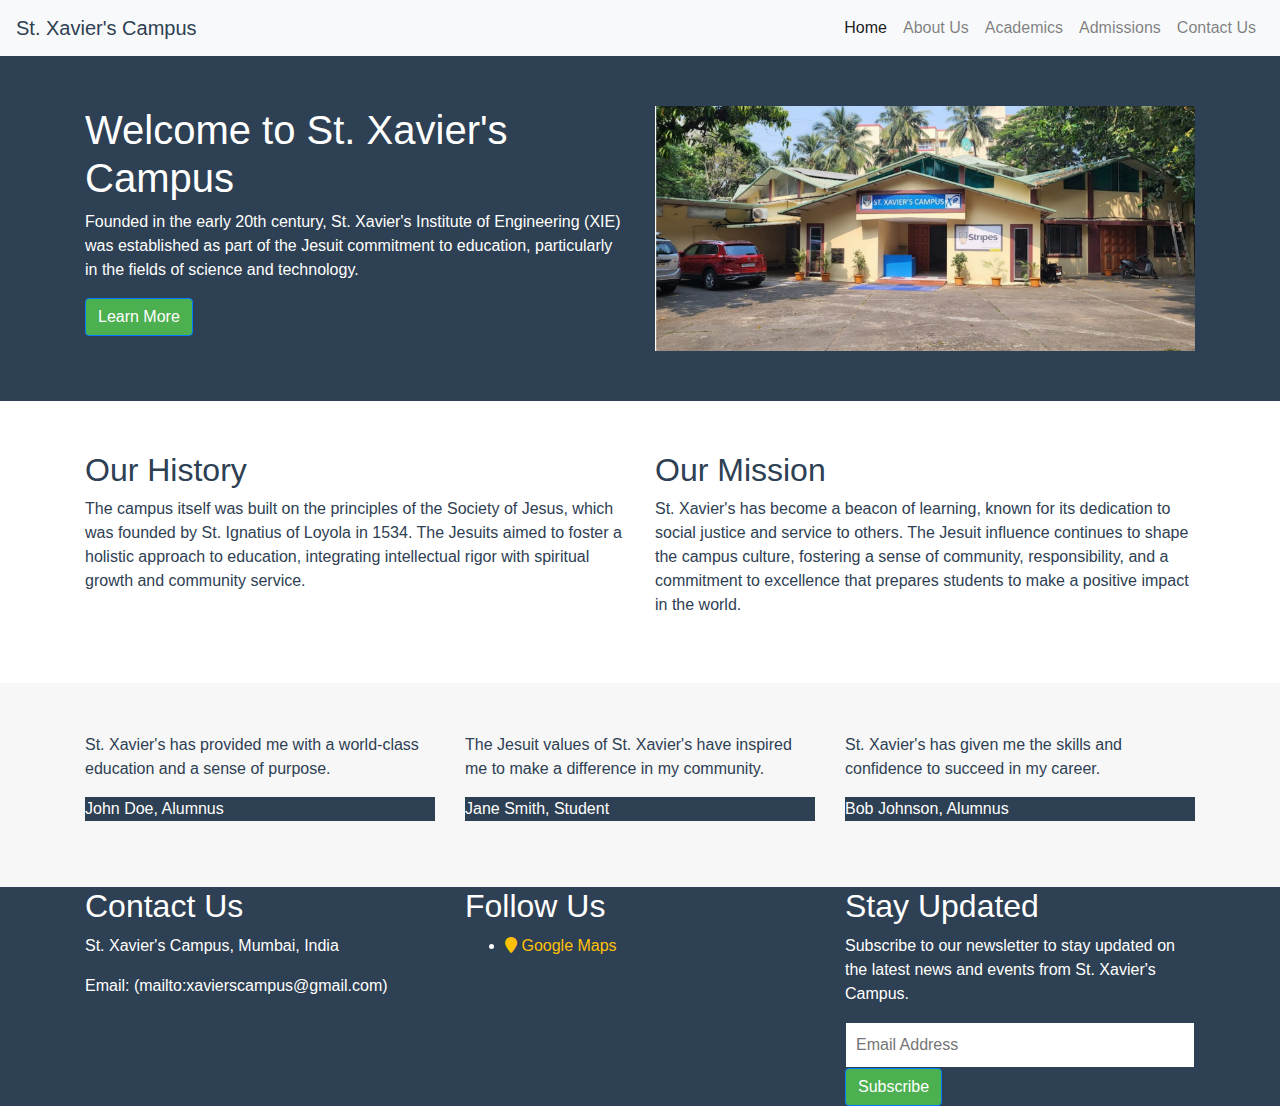
<file: aboutus.html>
<!DOCTYPE html>
<html lang="en">
<head>
    <meta charset="UTF-8">
    <meta name="viewport" content="width=device-width, initial-scale=1.0">
    <title> About us | St. Xavier's Campus</title>
    <link rel="icon" href="Image/Xaviers.jpg" type="image/x-icon">
    <link rel="stylesheet" href="https://maxcdn.bootstrapcdn.com/bootstrap/4.0.0/css/bootstrap.min.css">
    <link rel="stylesheet" href="styles aboutus.css">
    <link rel="stylesheet" href="https://cdnjs.cloudflare.com/ajax/libs/font-awesome/6.0.0-beta3/css/all.min.css">
</head>
<body>
    <header>
        <nav class="navbar navbar-expand-lg navbar-light bg-light">
            <a class="navbar-brand">St. Xavier's Campus</a>
            <button class="navbar-toggler" type="button" data-toggle="collapse" data-target="#navbarSupportedContent" aria-controls="navbarSupportedContent" aria-expanded="false" aria-label="Toggle navigation">
                <span class="navbar-toggler-icon"></span>
            </button>
            <div class="collapse navbar-collapse" id="navbarSupportedContent">
                <ul class="navbar-nav ml-auto">
                    <li class="nav-item active">
                        <a class="nav-link" href="index.html">Home <span class="sr-only">(current)</span></a>
                    </li>
                    <li class="nav-item">
                        <a class="nav-link" href="aboutus.html">About Us</a>
                    </li>
                    <li class="nav-item">
                        <a class="nav-link" href="Academics contact.html">Academics</a>
                    </li>
                    <li class="nav-item">
                        <a class="nav-link" href="admissions.html">Admissions</a>
                    </li>
                    <li class="nav-item">
                        <a class="nav-link" href="contactus.html">Contact Us</a>
                    </li>
                </ul>
            </div>
        </nav>
    </header>
    <main>
        <section class="hero">
            <div class="container">
                <div class="row">
                    <div class="col-md-6">
                        <h1>Welcome to St. Xavier's Campus</h1>
                        <p>Founded in the early 20th century, St. Xavier's Institute of Engineering (XIE) was established as part of the Jesuit commitment to education, particularly in the fields of science and technology.</p>
                        <button class="btn btn-primary">Learn More</button>
                    </div>
                    <div class="col-md-6">
                        <img src="Image/Xavier Campus .png" alt="St. Xavier's Campus" class="img-fluid">
                    </div>
                </div>
            </div>
        </section>
        <section class="about">
            <div class="container">
                <div class="row">
                    <div class="col-md-6">
                        <h2>Our History</h2>
                        <p>The campus itself was built on the principles of the Society of Jesus, which was founded by St. Ignatius of Loyola in 1534. The Jesuits aimed to foster a holistic approach to education, integrating intellectual rigor with spiritual growth and community service.</p>
                    </div>
                    <div class="col-md-6">
                        <h2>Our Mission</h2>
                        <p>St. Xavier's has become a beacon of learning, known for its dedication to social justice and service to others. The Jesuit influence continues to shape the campus culture, fostering a sense of community, responsibility, and a commitment to excellence that prepares students to make a positive impact in the world.</p>
                    </div>
                </div>
            </div>
        </section>
        <section class="testimonials">
            <div class="container">
                <div class="row">
                    <div class="col-md-4">
                        <blockquote>
                            <p>St. Xavier's has provided me with a world-class education and a sense of purpose.</p>
                            <footer>John Doe, Alumnus</footer>
                        </blockquote>
                    </div>
                    <div class="col-md-4">
                        <blockquote>
                            <p>The Jesuit values of St. Xavier's have inspired me to make a difference in my community.</p>
                            <footer>Jane Smith, Student</footer>
                        </blockquote>
                    </div>
                    <div class="col-md-4">
                        <blockquote>
                            <p>St. Xavier's has given me the skills and confidence to succeed in my career.</p>
                            <footer>Bob Johnson, Alumnus</footer>
                        </blockquote>
                    </div>
                </div>
            </div>
        </section>
    </main>
    <footer>
        <div class="container">
            <div class="row">
                <div class="col-md-4">
                    <h2>Contact Us</h2>
                    <p>St. Xavier's Campus, Mumbai, India</p>
                    <p>Email: (mailto:xavierscampus@gmail.com)</p>
                </div>
              
                <div class="col-md-4">
                    <h2>Follow Us</h2>
                    <div>
                        <ul>
                            <li>
                                <a href="https://maps.app.goo.gl/YxLzSo3RLRYQSqJU6" target="_blank">
                                    <i class="fa fa-map-marker" aria-hidden="true"></i> Google Maps
                                </a>
                            </li>
                        </ul>
                    </div>
                </div> <!-- Closing the first column properly -->
                
                <div class="col-md-4">
                    <h2>Stay Updated</h2>
                    <p>Subscribe to our newsletter to stay updated on the latest news and events from St. Xavier's Campus.</p>
                    <form action="mailto:tech.ethan.ds@gmail.com" method="post" enctype="text/plain">
                        <input type="email" placeholder="Email Address" required>
                        <button type="submit" class="btn btn-primary">Subscribe</button>
                    </form>
                </div> <!-- Closing the second column properly -->
                                
    </footer>
    <script src="https://code.jquery.com/jquery-3.2.1.slim.min.js"></script>
    <script src="https://maxcdn.bootstrapcdn.com/bootstrap/4.0.0/js/bootstrap.min.js"></script>
</body>
</html>
</file>
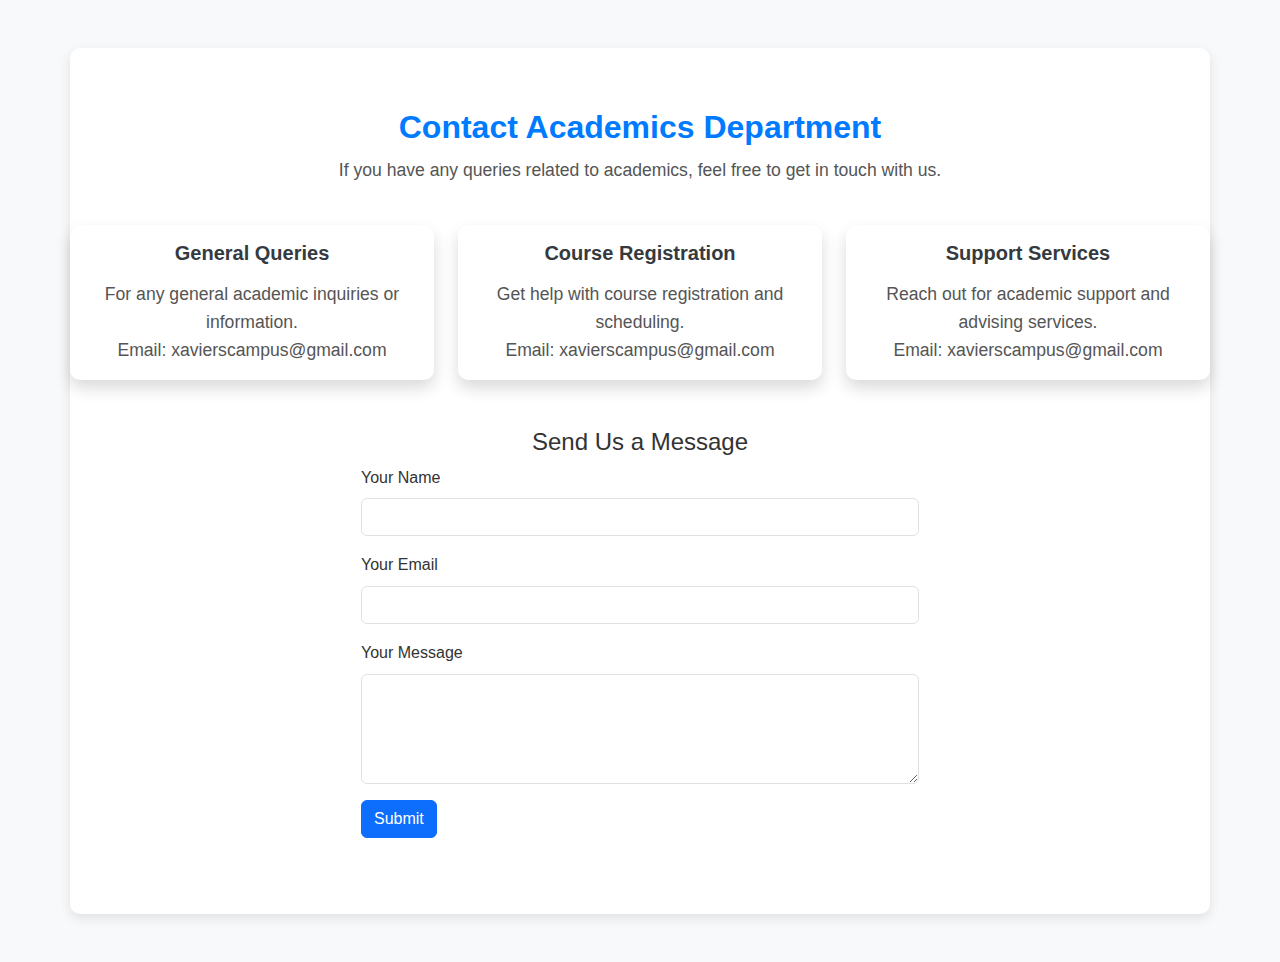
<file: Academics contact.html>
<!DOCTYPE html>
<html lang="en">
<head>
  <meta charset="UTF-8">
  <meta name="viewport" content="width=device-width, initial-scale=1.0">
  <title>Academics Contact</title>
  <link href="https://cdn.jsdelivr.net/npm/bootstrap@5.3.0-alpha1/dist/css/bootstrap.min.css" rel="stylesheet">
  <link rel="stylesheet" href="style for Academics Contact.css">
  <link rel="icon" href="Image/Xaviers.jpg" type="image/x-icon">
</head>
<body>

<section id="academics-contact" class="container my-5">
  <div class="row text-center mb-4">
    <div class="col">
      <h2 class="fw-bold">Contact Academics Department</h2>
      <p>If you have any queries related to academics, feel free to get in touch with us.</p>
    </div>
  </div>

  <div class="row g-4">
    <div class="col-md-4">
      <div class="card h-100 shadow">
        <div class="card-body text-center">
          <h5 class="card-title">General Queries</h5>
          <p class="card-text">For any general academic inquiries or information.</p>
          <p>Email: xavierscampus@gmail.com</p>
        </div>
      </div>
    </div>

    <div class="col-md-4">
      <div class="card h-100 shadow">
        <div class="card-body text-center">
          <h5 class="card-title">Course Registration</h5>
          <p class="card-text">Get help with course registration and scheduling.</p>
          <p>Email: xavierscampus@gmail.com</p>
        </div>
      </div>
    </div>

    <div class="col-md-4">
      <div class="card h-100 shadow">
        <div class="card-body text-center">
          <h5 class="card-title">Support Services</h5>
          <p class="card-text">Reach out for academic support and advising services.</p>
          <p>Email: xavierscampus@gmail.com</p>
        </div>
      </div>
    </div>
  </div>

  <div class="row mt-5">
    <div class="col-md-6 offset-md-3">
      <h4 class="text-center">Send Us a Message</h4>
      <form id="contactForm">
        <div class="mb-3">
          <label for="name" class="form-label">Your Name</label>
          <input type="text" class="form-control" id="name" required>
        </div>
        <div class="mb-3">
          <label for="email" class="form-label">Your Email</label>
          <input type="email" class="form-control" id="email" required>
        </div>
        <div class="mb-3">
          <label for="message" class="form-label">Your Message</label>
          <textarea class="form-control" id="message" rows="4" required></textarea>
        </div>
        <button type="submit" class="btn btn-primary">Submit</button>
      </form>
      <div id="statusMessage" class="mt-3"></div>
    </div>
  </div>

</section>

<script src="https://cdn.jsdelivr.net/npm/bootstrap@5.3.0-alpha1/dist/js/bootstrap.bundle.min.js"></script>
<script src="Academics contact.js"></script>
</body>
</html>
</file>
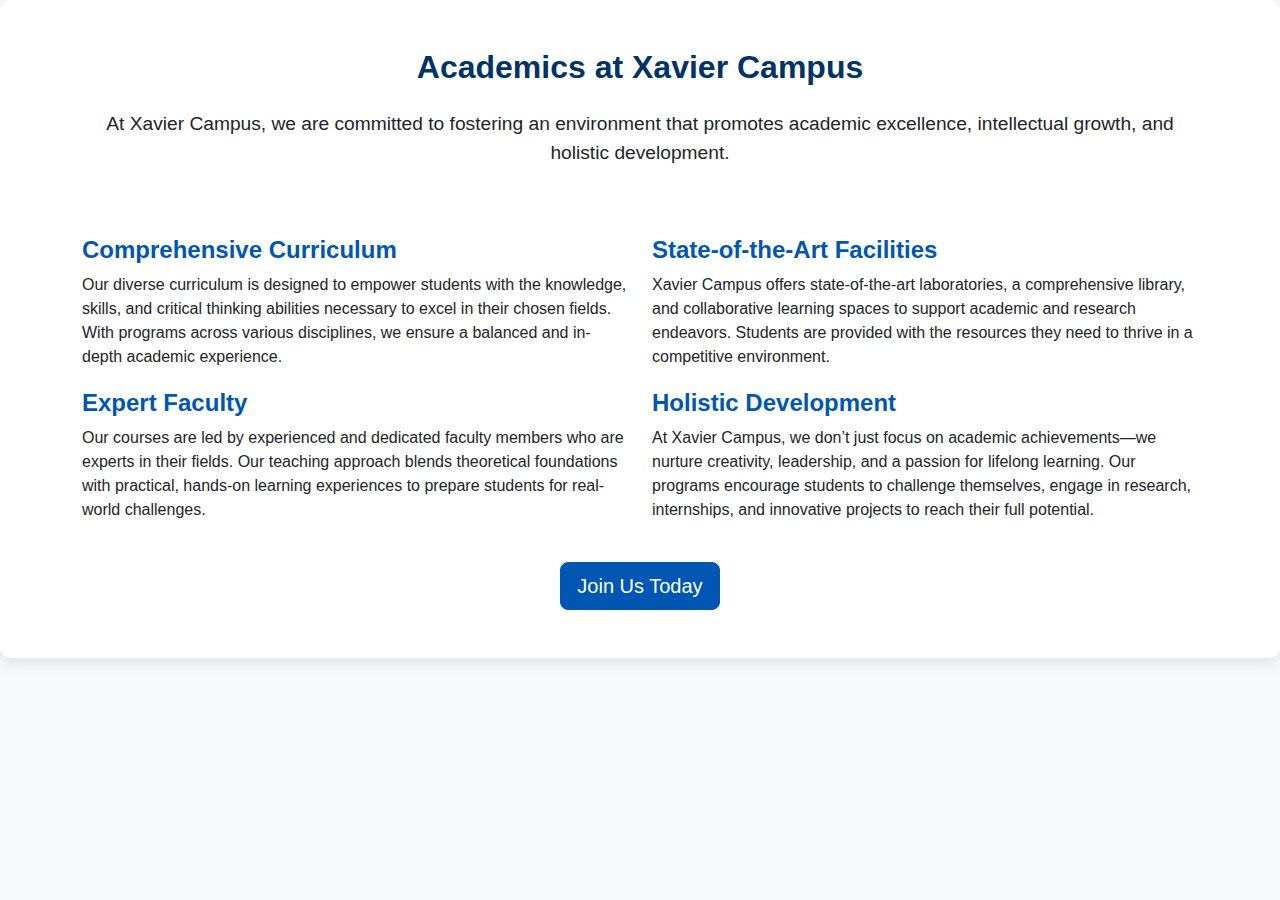
<file: Academics.html>
<!DOCTYPE html>
<html lang="en">
<head>
  <meta charset="UTF-8">
  <meta name="viewport" content="width=device-width, initial-scale=1.0">
  <title>Academics at Xavier Campus</title>
  <link href="https://cdn.jsdelivr.net/npm/bootstrap@5.3.0-alpha1/dist/css/bootstrap.min.css" rel="stylesheet">
  <link rel="stylesheet" href="style css academic.css">
  <link rel="icon" href="Image/Xaviers.jpg" type="image/x-icon">
</head>
<body>

  <!-- Academics Section -->
  <section id="academics" class="academics-section py-5">
    <div class="container">
      <h2 class="text-center mb-4">Academics at Xavier Campus</h2>
      <p class="lead text-center mb-5">
        At Xavier Campus, we are committed to fostering an environment that promotes academic excellence, intellectual growth, and holistic development.
      </p>

      <div class="row">
        <div class="col-lg-6">
          <h4>Comprehensive Curriculum</h4>
          <p>
            Our diverse curriculum is designed to empower students with the knowledge, skills, and critical thinking abilities necessary to excel in their chosen fields. With programs across various disciplines, we ensure a balanced and in-depth academic experience.
          </p>
          <h4>Expert Faculty</h4>
          <p>
            Our courses are led by experienced and dedicated faculty members who are experts in their fields. Our teaching approach blends theoretical foundations with practical, hands-on learning experiences to prepare students for real-world challenges.
          </p>
        </div>
        <div class="col-lg-6">
          <h4>State-of-the-Art Facilities</h4>
          <p>
            Xavier Campus offers state-of-the-art laboratories, a comprehensive library, and collaborative learning spaces to support academic and research endeavors. Students are provided with the resources they need to thrive in a competitive environment.
          </p>
          <h4>Holistic Development</h4>
          <p>
            At Xavier Campus, we don’t just focus on academic achievements—we nurture creativity, leadership, and a passion for lifelong learning. Our programs encourage students to challenge themselves, engage in research, internships, and innovative projects to reach their full potential.
          </p>
        </div>
      </div>

      <div class="text-center mt-4">
        <a href="Academics contact.html" class="btn btn-primary btn-lg">Join Us Today</a>
      </div>
    </div>
  </section>

  <script src="https://cdn.jsdelivr.net/npm/@popperjs/core@2.11.6/dist/umd/popper.min.js"></script>
  <script src="https://cdn.jsdelivr.net/npm/bootstrap@5.3.0-alpha1/dist/js/bootstrap.min.js"></script>
</body>
</html>
</file>
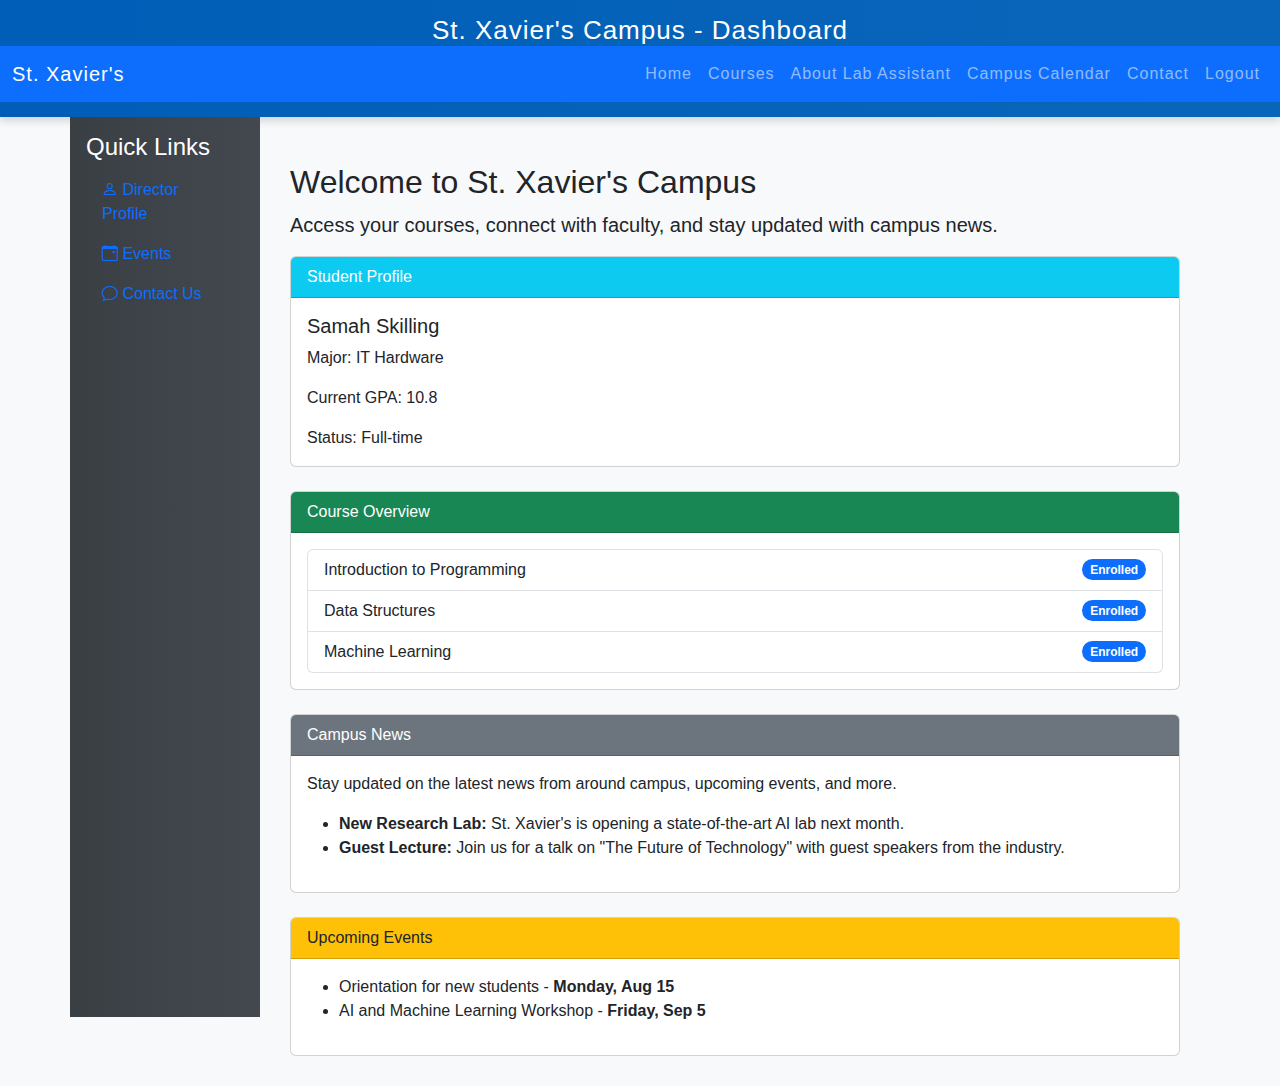
<file: Deshboard.html>
<!DOCTYPE html>
<html lang="en">
<head>
    <meta charset="UTF-8">
    <meta name="viewport" content="width=device-width, initial-scale=1.0">
    <title>St. Xavier's Campus - Dashboard</title>
    <!-- Bootstrap CSS -->
    <link href="https://cdn.jsdelivr.net/npm/bootstrap@5.3.0-alpha1/dist/css/bootstrap.min.css" rel="stylesheet">
    <link rel="stylesheet" href="Deshboard.css">
    <link rel="icon" href="Image/Xaviers.jpg" type="image/x-icon">
    <link rel="stylesheet" href="https://cdn.jsdelivr.net/npm/bootstrap-icons/font/bootstrap-icons.css">
</head>
<body>
    <!-- Header -->
    <header class="header">
        <h1 class="text-center">St. Xavier's Campus - Dashboard</h1>
        <!-- Top Navigation -->
        <nav class="navbar navbar-expand-lg navbar-dark bg-primary">
            <div class="container-fluid">
                <a class="navbar-brand" href="#">St. Xavier's</a>
                <button class="navbar-toggler" type="button" data-bs-toggle="collapse" data-bs-target="#navbarNav" aria-controls="navbarNav" aria-expanded="false" aria-label="Toggle navigation">
                    <span class="navbar-toggler-icon"></span>
                </button>
                <div class="collapse navbar-collapse" id="navbarNav">
                    <ul class="navbar-nav ms-auto">
                        <li class="nav-item"><a class="nav-link" href="index.html">Home</a></li>
                        <li class="nav-item"><a class="nav-link" href="https://techwithethan.github.io/SamahSkillingStudent/SamahSkilling%20StudentCollge%20TimeTable_St.%20Xaviers%20Campus.html">Courses</a></li>
                        <li class="nav-item"><a class="nav-link" href="https://techwithethan.github.io/SamahSkillingStudent/About%20lab%20assistant.html">About Lab Assistant</a></li>
                        <li class="nav-item"><a class="nav-link" href="https://www.xavier.ac.in/pdf/XIE-Calendar-2024.pdf">Campus Calendar</a></li>
                        <li class="nav-item"><a class="nav-link" href="mailto:xavierscampus@gmail.com">Contact</a></li> 
                        <li class="nav-item"><a class="nav-link" href="Logout.html">Logout </a></li> 
                    </ul>
                </div>
            </div>
        </nav>
    </header>

    <div class="container">
        <div class="row">
            <!-- Sidebar -->
            <nav class="col-md-2 d-none d-md-block sidebar bg-light p-3">
                <h4>Quick Links</h4>
                <ul class="nav flex-column">
                    <li class="nav-item"><a class="nav-link" href="https://techwithethan.github.io/SamahSkillingStudent/Director%20message.html"><i class="bi bi-person"></i> Director Profile</a></li>
                    <li class="nav-item"><a class="nav-link" href="https://techwithethan.github.io/SamahSkillingStudent/video%20player.html"><i class="bi bi-calendar-event"></i> Events</a></li>
                    <li class="nav-item"><a class="nav-link" href="mailto:xavierscampus@gmail.com"><i class="bi bi-chat"></i> Contact Us</a></li>
                </ul>
            </nav>

            <!-- Main Content -->
            <main class="col-md-10 ms-sm-auto col-lg-10 main-content">
                <!-- Welcome Section -->
                <div class="pt-3">
                    <h2>Welcome to St. Xavier's Campus</h2>
                    <p class="lead">Access your courses, connect with faculty, and stay updated with campus news.</p>
                </div>

                <!-- Student Profile Card -->
                <div class="card mb-4">
                    <div class="card-header bg-info text-white">Student Profile</div>
                    <div class="card-body">
                        <h5 class="card-title">Samah Skilling</h5>
                        <p class="card-text">Major: IT Hardware </p>
                        <p class="card-text">Current GPA: 10.8</p>
                        <p class="card-text">Status: Full-time</p>
                    </div>
                </div>

                <!-- Courses Overview -->
                <div class="card mb-4">
                    <div class="card-header bg-success text-white">Course Overview</div>
                    <div class="card-body">
                        <ul class="list-group">
                            <li class="list-group-item d-flex justify-content-between align-items-center">
                                Introduction to Programming
                                <span class="badge bg-primary rounded-pill">Enrolled</span>
                            </li>
                            <li class="list-group-item d-flex justify-content-between align-items-center">
                                Data Structures
                                <span class="badge bg-primary rounded-pill">Enrolled</span>
                            </li>
                            <li class="list-group-item d-flex justify-content-between align-items-center">
                                Machine Learning
                                <span class="badge bg-primary rounded-pill">Enrolled</span>
                            </li>
                        </ul>
                    </div>
                </div>

                <!-- Campus News Section -->
                <div class="card mb-4">
                    <div class="card-header bg-secondary text-white">Campus News</div>
                    <div class="card-body">
                        <p>Stay updated on the latest news from around campus, upcoming events, and more.</p>
                        <ul>
                            <li><strong>New Research Lab:</strong> St. Xavier's is opening a state-of-the-art AI lab next month.</li>
                            <li><strong>Guest Lecture:</strong> Join us for a talk on "The Future of Technology" with guest speakers from the industry.</li>
                        </ul>
                    </div>
                </div>

                <!-- Upcoming Events Section -->
                <div class="card">
                    <div class="card-header bg-warning text-dark">Upcoming Events</div>
                    <div class="card-body">
                        <ul>
                            <li>Orientation for new students - <strong>Monday, Aug 15</strong></li>
                            <li>AI and Machine Learning Workshop - <strong>Friday, Sep 5</strong></li>
                        </ul>
                    </div>
                </div>
            </main>
        </div>
    </div>

    <!-- Bootstrap JS (optional, for responsive behavior) -->
    <script src="https://cdn.jsdelivr.net/npm/bootstrap@5.3.0-alpha1/dist/js/bootstrap.bundle.min.js"></script>
</body>
</html>
</file>
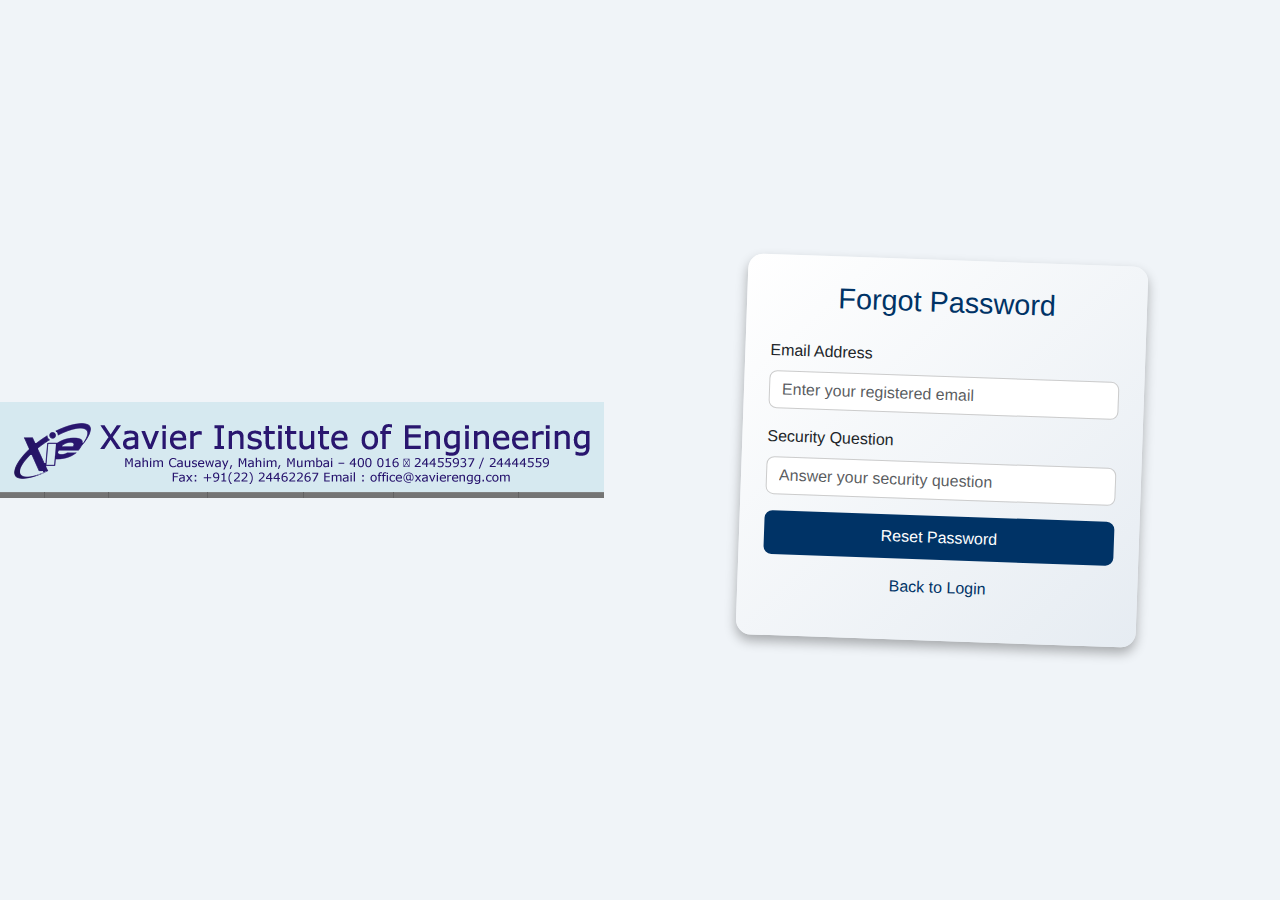
<file: Forgot password.html>
<!DOCTYPE html>
<html lang="en">
<head>
    <meta charset="UTF-8">
    <meta name="viewport" content="width=device-width, initial-scale=1.0">
    <link href="https://cdn.jsdelivr.net/npm/bootstrap@5.3.0/dist/css/bootstrap.min.css" rel="stylesheet">
    <title>Forgot Password - St. Xavier's Campus</title>
    <link rel="icon" href="Image/Xaviers.jpg" type="image/x-icon">
    <link rel="stylesheet" href="Style for Forgot Password.css">
</head>
<body>
    <center><img src="Image/XIE Logo.png" alt="Xaviers"></center>
    <br>
    <div class="container">
        <div class="forgot-password-container">
            <h2 class="text-center mb-4">Forgot Password</h2>
            <form id="forgotPasswordForm">
                <div class="mb-3">
                    <label for="email" class="form-label">Email Address</label>
                    <input type="email" class="form-control" id="email" placeholder="Enter your registered email" required>
                </div>
                <div class="mb-3">
                    <label for="securityQuestion" class="form-label">Security Question</label>
                    <input type="text" class="form-control" id="securityQuestion" placeholder="Answer your security question" required>
                </div>
                <button type="submit" class="btn btn-primary w-100">Reset Password</button>
                <div class="text-center mt-3">
                    <a href="Staff Login.html" class="text-decoration-none">Back to Login</a>
                </div>
            </form>
            <div id="message" class="text-center mt-3"></div>
        </div>
    </div>

    <script src="https://cdn.jsdelivr.net/npm/bootstrap@5.3.0/dist/js/bootstrap.bundle.min.js"></script>
    <script src="script forgot-password.js"></script>
</body>
</html>
</file>
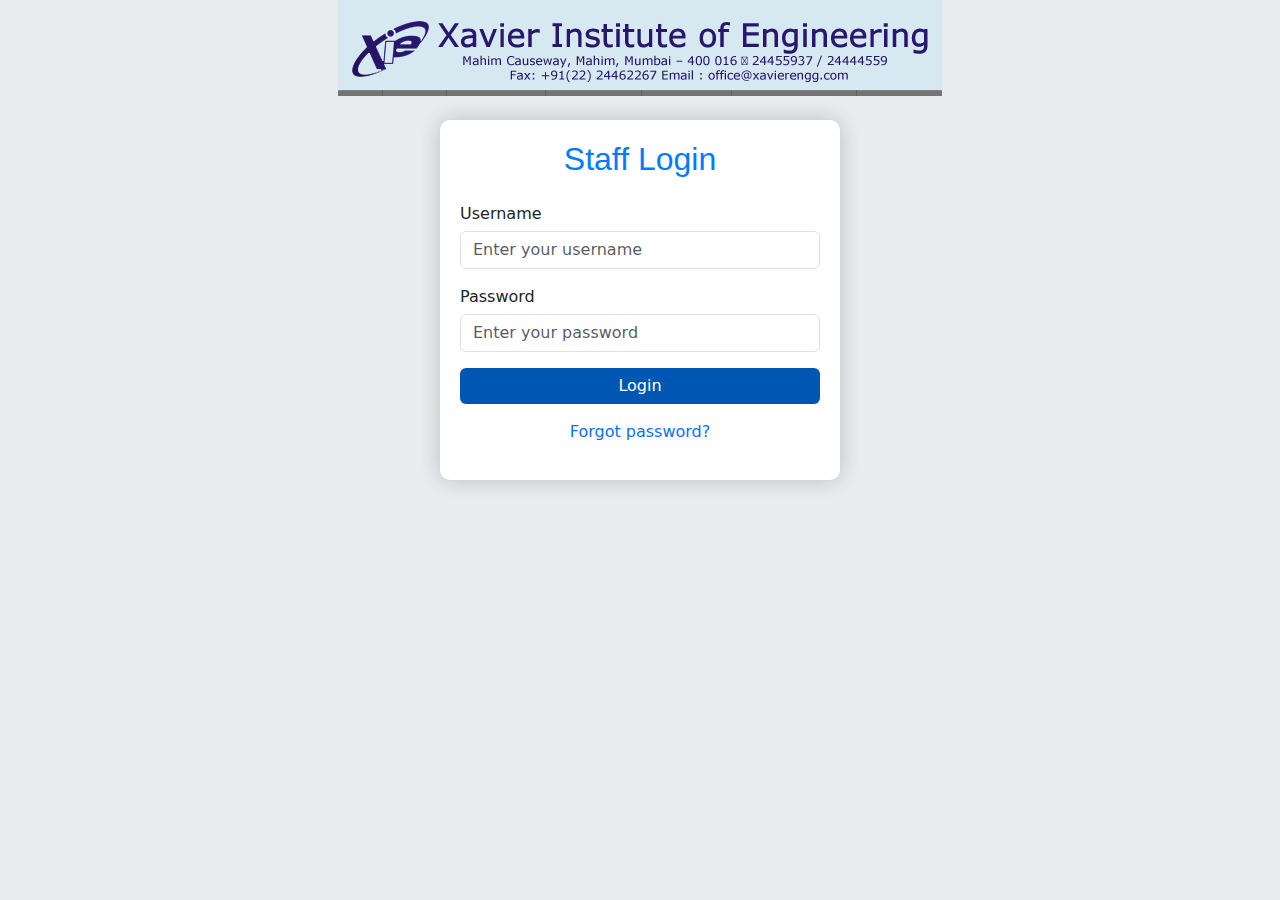
<file: login.html>
<!DOCTYPE html>
<html lang="en">
<head>
    <meta charset="UTF-8">
    <meta name="viewport" content="width=device-width, initial-scale=1.0">
    <link href="https://cdn.jsdelivr.net/npm/bootstrap@5.3.0/dist/css/bootstrap.min.css" rel="stylesheet">
    <title>Staff Login</title>
    <link rel="icon" href="Image/Xaviers.jpg" type="image/x-icon">
    <link rel="stylesheet" href="Style for Login.css">
</head>
<body>
    <center><img src="Image/XIE Logo.png" alt="Xaviers"></center>
    <br>
    <div class="container">
        <div class="login-container">
            <h2 class="text-center mb-4">Staff Login</h2>
            <form id="loginForm">
                <div class="mb-3">
                    <label for="username" class="form-label">Username</label>
                    <input type="text" class="form-control" id="username" placeholder="Enter your username" required>
                </div>
                <div class="mb-3">
                    <label for="password" class="form-label">Password</label>
                    <input type="password" class="form-control" id="password" placeholder="Enter your password" required>
                </div>
                <button type="submit" class="btn btn-primary w-100">Login</button>
                <div class="text-center mt-3">
                    <a href="Forgot password.html" class="text-decoration-none">Forgot password?</a>
                </div>
            </form>
            <div id="message" class="text-center mt-3"></div>
        </div>
    </div>

    <script src="https://cdn.jsdelivr.net/npm/bootstrap@5.3.0/dist/js/bootstrap.bundle.min.js"></script>
    <script src="script login.js"></script>
</body>
</html>
</file>
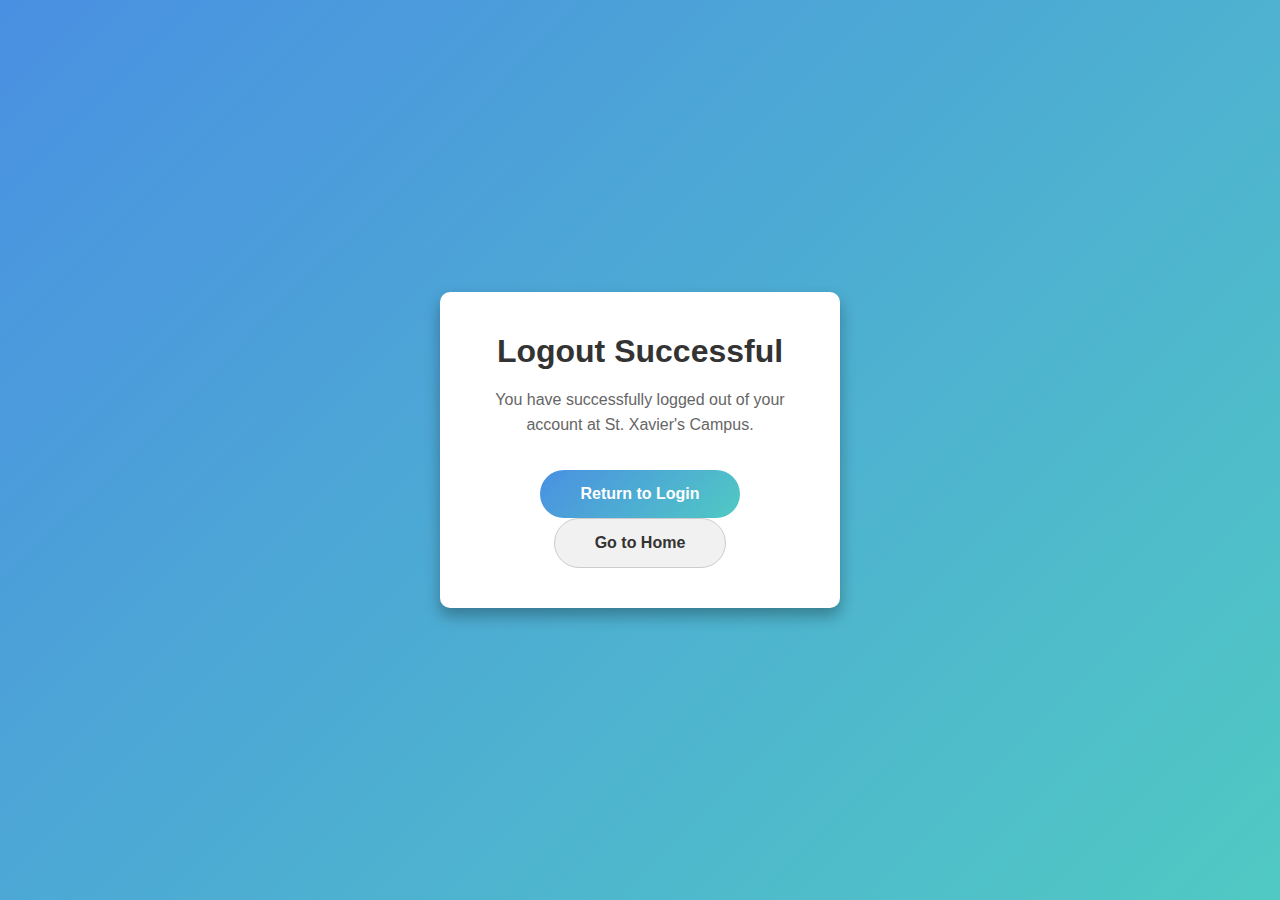
<file: Logout.html>
<!DOCTYPE html>
<html lang="en">
<head>
    <meta charset="UTF-8">
    <meta name="viewport" content="width=device-width, initial-scale=1.0">
    <title>St. Xavier's Campus - Logout</title>
    <link href="https://cdnjs.cloudflare.com/ajax/libs/bootstrap/5.3.0/css/bootstrap.min.css" rel="stylesheet">
    <link rel="stylesheet" href="Style for logout.css">
    <link rel="icon" href="Image/Xaviers.jpg" type="image/x-icon">
</head>
<body>

    <div class="logout-container">
        <h1>Logout Successful</h1>
        <p>You have successfully logged out of your account at St. Xavier's Campus.</p>
        <a href="login.html" class="btn btn-primary">Return to Login</a>
        <a href="index.html" class="btn btn-secondary">Go to Home</a>
    </div>

    <script src="https://cdnjs.cloudflare.com/ajax/libs/bootstrap/5.3.0/js/bootstrap.bundle.min.js"></script>
</body>
</html>
</file>
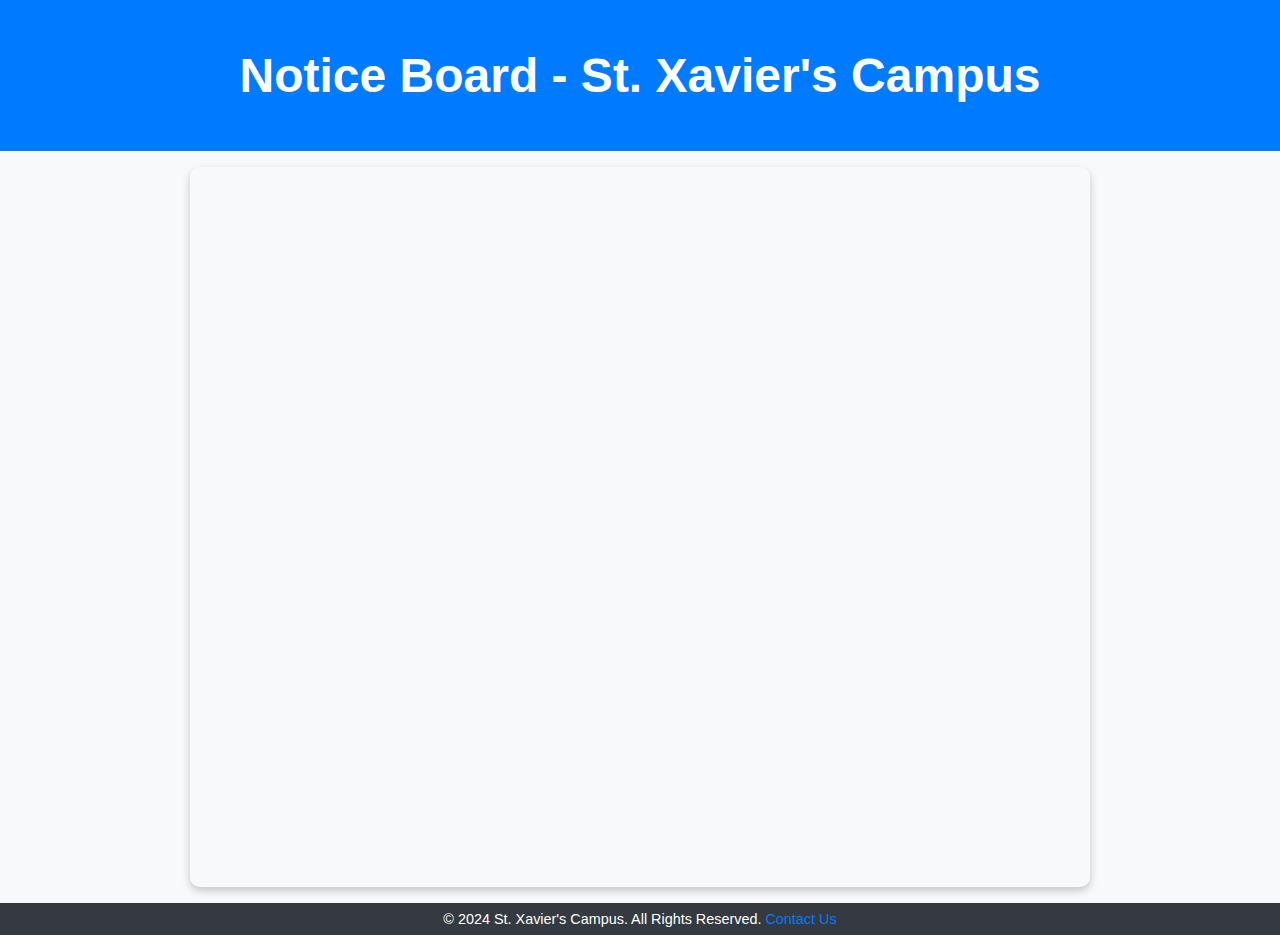
<file: Notice Board.html>
<!DOCTYPE html>
<html lang="en">
<head>
    <meta charset="UTF-8">
    <meta name="viewport" content="width=device-width, initial-scale=1.0">
    <meta name="description" content="Official Notice Board of St. Xavier's Campus">
    <meta name="keywords" content="St. Xavier's Campus, Notice Board, College Website, Events">
    <meta name="author" content="St. Xavier's Campus">
    <title>Notice Board - St. Xavier's Campus</title>    <link rel="icon" href="Image/Xaviers.jpg" type="image/x-icon">
    <link rel="icon" href="Image/Xaviers.jpg" type="image/x-icon">
    <link rel="stylesheet" href="style css Notice board.css">
</head>
<body>
    <header>
       <h1>Notice Board - St. Xavier's Campus</h1> 
    </header>
    <main>
        <iframe 
            src="./Xmas-InvitationLetter-11Dec-2024.pdf" 
            title="Notice Board" 
            aria-label="PDF Viewer">
            Your browser does not support iframes. Please download the document 
            <a href="./Xmas-InvitationLetter-11Dec-2024.pdf" download>here</a>.
        </iframe>
    </main>
    <footer>
        © 2024 St. Xavier's Campus. All Rights Reserved.
        <a href="mailto:xavierscampus@gmail.com">Contact Us</a>
    </footer>
</body>
</html>
</file>
<file: styles aboutus.css>
/* General Styles */
body {
    background-color: #F7F7F7; /* Light Gray */
    color: #2E4053; /* Dark Blue */
}

/* Navbar */
.navbar {
    background-color: #2E4053; /* Dark Blue */
}

.navbar .navbar-brand,
.navbar .nav-link {
    color: #FFFFFF; /* White for contrast */
}

.navbar .nav-link:hover {
    color: #FFC107; /* Amber on hover */
}

/* Hero Section */
.hero {
    background-color: #2E4053; /* Dark Blue */
    color: #FFFFFF; /* White text */
    padding: 50px 0; /* Add some padding */
}

.hero button {
    background-color: #FFC107; /* Amber */
    color: #2E4053; /* Dark Blue text */
}

/* About Section */
.about {
    padding: 50px 0;
    background-color: #FFFFFF; /* White background */
    color: #2E4053; /* Dark Blue text */
}

/* Testimonials Section */
.testimonials {
    padding: 50px 0;
    background-color: #F7F7F7; /* Light Gray */
}

/* Footer */
footer {
    background-color: #2E4053; /* Dark Blue */
    color: #FFFFFF; /* White text */
}

footer a {
    color: #FFC107; /* Amber links */
}

footer a:hover {
    color: #4CAF50; /* Green on hover */
}

/* Form Styles */
input[type="email"] {
    border: 1px solid #2E4053; /* Dark Blue border */
    padding: 10px;
    width: 100%;
}

button.btn-primary {
    background-color: #4CAF50; /* Green */
    color: #FFFFFF; /* White text */
}
</file>
<file: style for Academics Contact.css>
/* General Styles */
body {
    font-family: 'Arial', sans-serif;
    background-color: #f8f9fa; /* Light background */
    color: #333; /* Text color */
    line-height: 1.6;
  }
  
  /* Section padding and margin */
  #academics-contact {
    padding: 60px 0;
    background-color: #ffffff; /* White background for the section */
    border-radius: 10px;
    box-shadow: 0px 4px 12px rgba(0, 0, 0, 0.1); /* Subtle shadow */
  }
  
  /* Heading Styles */
  #academics-contact h2 {
    color: #007bff; /* Bootstrap primary color */
    font-size: 2rem;
    margin-bottom: 10px;
  }
  
  #academics-contact p {
    color: #555;
    font-size: 1.1rem;
  }
  
  /* Card Styles */
  .card {
    border: none; /* Remove default card border */
    border-radius: 10px; /* Rounded corners */
    transition: transform 0.3s ease, box-shadow 0.3s ease;
  }
  
  .card:hover {
    transform: translateY(-10px); /* Lift on hover */
    box-shadow: 0px 8px 20px rgba(0, 0, 0, 0.15); /* Stronger shadow on hover */
  }
  
  .card h5 {
    color: #343a40;
    font-weight: 600;
    margin-bottom: 15px;
  }
  
  .card-text {
    color: #666;
  }
  
  .card p {
    font-size: 1rem;
    margin-bottom: 0;
  }
  
  /* Button and Links (if needed) */
  a {
    color: #007bff;
    text-decoration: none;
  }
  
  a:hover {
    color: #0056b3;
    text-decoration: underline;
  }
  
  /* Responsive adjustments */
  @media (max-width: 768px) {
    #academics-contact {
      padding: 30px 10px;
    }
    #academics-contact h2 {
      font-size: 1.5rem;
    }
    .card {
      margin-bottom: 20px;
    }
  }
</file>
<file: style css academic.css>
body {
    font-family: Arial, sans-serif;
    background-color: #f8f9fa;
  }
  .academics-section {
    background-color: #ffffff;
    border-radius: 10px;
    box-shadow: 0 5px 15px rgba(0, 0, 0, 0.1);
  }
  h2 {
    font-weight: 700;
    color: #003366;
  }
  p.lead {
    font-size: 1.2rem;
  }
  h4 {
    color: #0056b3;
    font-weight: 600;
    margin-top: 20px;
  }
  .btn-primary {
    background-color: #0056b3;
    border-color: #0056b3;
    transition: background-color 0.3s ease;
  }
  .btn-primary:hover {
    background-color: #003d99;
    border-color: #003d99;
  }
</file>
<file: Deshboard.css>
/* Moving Colors Gradient Background */
@keyframes movingColors {
    0% { background-position: 0% 50%; }
    50% { background-position: 100% 50%; }
    100% { background-position: 0% 50%; }
}

/* Basic Styling */
body {
    background-color: #f8f9fa;
    font-family: Arial, sans-serif;
}

.header {
    background: linear-gradient(270deg, #004080, #1c75bc, #005eb8);
    background-size: 600% 600%;
    color: white;
    padding: 15px 0;
    text-align: center;
    box-shadow: 0 4px 8px rgba(0, 0, 0, 0.15);
    letter-spacing: 1px;
    animation: fadeInDown 1s ease, movingColors 12s ease infinite;
}

.header h1 {
    margin: 0;
    font-size: 26px;
}

.sidebar {
    background: linear-gradient(270deg, #343a40, #565c66, #3a3f44);
    background-size: 600% 600%;
    color: white;
    height: 100vh;
    padding-top: 30px;
    animation: slideInLeft 1.2s ease, movingColors 12s ease infinite;
}

.main-content {
    padding: 30px;
    margin-left: 25px;
    animation: fadeIn 1.5s ease;
}

.card {
    transition: transform 0.4s ease, box-shadow 0.4s ease;
    perspective: 1000px;
}

.card:hover {
    transform: translateY(-10px) rotateX(5deg);
    box-shadow: 0 8px 18px rgba(0, 0, 0, 0.25);
}

.button {
    background: linear-gradient(90deg, #1c75bc, #005eb8);
    border: none;
    color: white;
    padding: 10px 20px;
    transition: background 0.3s ease, transform 0.2s ease;
    cursor: pointer;
}

.button:hover {
    background: linear-gradient(90deg, #005eb8, #1c75bc);
    transform: scale(1.05);
}

.list-group-item {
    position: relative;
    overflow: hidden;
    animation: fadeInUp 1.2s ease forwards;
}

.list-group-item::before {
    content: '';
    position: absolute;
    top: 0;
    left: -100%;
    width: 100%;
    height: 100%;
    background: rgba(255, 255, 255, 0.1);
    transform: skewX(-25deg);
    transition: all 0.6s ease;
}

.list-group-item:hover::before {
    left: 100%;
}

/* Keyframes for Animations */
@keyframes fadeIn {
    from { opacity: 0; }
    to { opacity: 1; }
}

@keyframes fadeInDown {
    from { opacity: 0; transform: translateY(-25px); }
    to { opacity: 1; transform: translateY(0); }
}

@keyframes slideInLeft {
    from { opacity: 0; transform: translateX(-100%); }
    to { opacity: 1; transform: translateX(0); }
}

@keyframes fadeInUp {
    from { opacity: 0; transform: translateY(25px); }
    to { opacity: 1; transform: translateY(0); }
}
</file>
<file: Style for Forgot Password.css>
/* General Styling */
body {
    font-family: Arial, sans-serif;
    background-color: #f0f4f8;
    margin: 0;
    display: flex;
    justify-content: center;
    align-items: center;
    min-height: 100vh;
    overflow: hidden;
    animation: backgroundMove 10s infinite alternate ease-in-out;
}

h2 {
    color: #003366;
    font-size: 1.8em;
    animation: textBounce 2s infinite;
}

.container {
    max-width: 400px;
    padding: 25px;
    background: linear-gradient(135deg, #fff, #e6ecf2);
    border-radius: 15px;
    box-shadow: 0 6px 12px rgba(0, 0, 0, 0.3);
    transform: rotate(2deg);
    animation: fadeIn 1s ease, swing 5s infinite alternate ease-in-out;
}

/* Input Field Styling */
.forgot-password-container .form-control {
    border-radius: 8px;
    border: 1px solid #ccc;
    transition: all 0.3s ease;
    transform: scale(1);
}

.forgot-password-container .form-control:focus {
    border-color: #003366;
    box-shadow: 0 0 8px rgba(0, 51, 102, 0.3);
    transform: scale(1.05);
}

/* Button Styling */
.btn-primary {
    background-color: #003366;
    border: none;
    padding: 10px 20px;
    border-radius: 8px;
    transition: background-color 0.3s ease, transform 0.3s ease;
}

.btn-primary:hover {
    background-color: #004080;
    transform: translateY(-3px) scale(1.1);
    box-shadow: 0 4px 12px rgba(0, 0, 0, 0.3);
}

/* Link Styling */
.text-center a {
    color: #003366;
    transition: color 0.3s, transform 0.3s;
}

.text-center a:hover {
    color: #004080;
    text-decoration: underline;
    transform: scale(1.1);
}

/* Animations */
@keyframes fadeIn {
    from { opacity: 0; transform: translateY(-20px); }
    to { opacity: 1; transform: translateY(0); }
}

@keyframes swing {
    0% { transform: rotate(0deg); }
    50% { transform: rotate(2deg); }
    100% { transform: rotate(-2deg); }
}

@keyframes backgroundMove {
    0% { background-color: #f0f4f8; }
    100% { background-color: #d9e6f2; }
}

@keyframes textBounce {
    0%, 100% { transform: translateY(0); }
    50% { transform: translateY(-10px); }
}
</file>
<file: Style for Login.css>
body {
    background-color: #e9ecef; /* Soft grey background for a calm atmosphere */
}

.login-container {
    background-color: #ffffff; /* Clean white background for the form */
    border-radius: 10px; /* Slightly more rounded corners */
    box-shadow: 0 0 20px rgba(0, 0, 0, 0.2); /* More pronounced shadow for depth */
    padding: 20px;
    max-width: 400px; /* Set a max width for the container */
    margin: auto; /* Center the container horizontally */
}

h2 {
    color: #007bff; /* Primary color for headings */
    font-family: 'Arial', sans-serif; /* Simple font for readability */
}

.mb-3 {
    display: flex;
    flex-direction: column; /* Stack label and input vertically */
}

.form-label {
    margin-bottom: 5px; /* Space between label and input */
}

.btn-primary {
    background-color: #0056b3; /* Darker blue for a professional look */
    border: none; /* Remove default border */
    width: 100%; /* Full-width button */
}

.btn-primary:hover {
    background-color: #004085; /* Darker shade on hover for feedback */
}
</file>
<file: Style for logout.css>
/* Body styling */
  body {
    display: flex;
    align-items: center;
    justify-content: center;
    min-height: 100vh;
    background: linear-gradient(135deg, #4a90e2, #50c9c3);
    font-family: 'Arial', sans-serif;
    color: #333;
    margin: 0;
}

/* Container styling */
.logout-container {
    background: #ffffff;
    padding: 2.5rem;
    border-radius: 10px;
    box-shadow: 0 8px 15px rgba(0, 0, 0, 0.3);
    text-align: center;
    max-width: 400px;
    width: 90%;
    animation: fadeIn 1s ease-in-out;
}

/* Header styling */
.logout-container h1 {
    font-size: 2rem;
    margin-bottom: 1rem;
    color: #333;
    font-weight: bold;
}

/* Paragraph styling */
.logout-container p {
    color: #666;
    font-size: 1rem;
    margin-bottom: 2rem;
    line-height: 1.6;
}

/* Button styling */
.logout-container .btn {
    padding: 0.75rem 2.5rem;
    font-size: 1rem;
    font-weight: bold;
    border-radius: 50px;
    transition: all 0.3s ease;
}

.btn-primary {
    background: linear-gradient(135deg, #4a90e2, #50c9c3);
    border: none;
    color: #fff;
}

.btn-secondary {
    background-color: #f1f1f1;
    color: #333;
    border: 1px solid #ccc;
}

/* Hover effects */
.btn-primary:hover {
    background: linear-gradient(135deg, #50c9c3, #4a90e2);
    box-shadow: 0 5px 15px rgba(0, 0, 0, 0.2);
}

.btn-secondary:hover {
    background-color: #e2e2e2;
}

/* Animation */
@keyframes fadeIn {
    from {
        opacity: 0;
        transform: translateY(20px);
    }
    to {
        opacity: 1;
        transform: translateY(0);
    }
}
</file>
<file: style css Notice board.css>
body {
    margin: 0;
    font-family: 'Arial', sans-serif;
    background-color: #f8f9fa;
    display: flex;
    flex-direction: column;
    min-height: 100vh;
}
header {
    background-color: #007bff;
    color: #fff;
    padding: 1rem;
    text-align: center;
    font-size: 1.5rem;
    font-weight: bold;
}
main {
    flex: 1;
    display: flex;
    justify-content: center;
    align-items: center;
    padding: 1rem;
}
iframe {
    border: none;
    width: 100%;
    max-width: 900px;
    height: 80vh;
    box-shadow: 0 4px 8px rgba(0, 0, 0, 0.2);
    border-radius: 10px;
}
footer {
    background-color: #343a40;
    color: #fff;
    text-align: center;
    padding: 0.5rem;
    font-size: 0.9rem;
}
footer a {
    color: #007bff;
    text-decoration: none;
}
footer a:hover {
    text-decoration: underline;
}
</file>
